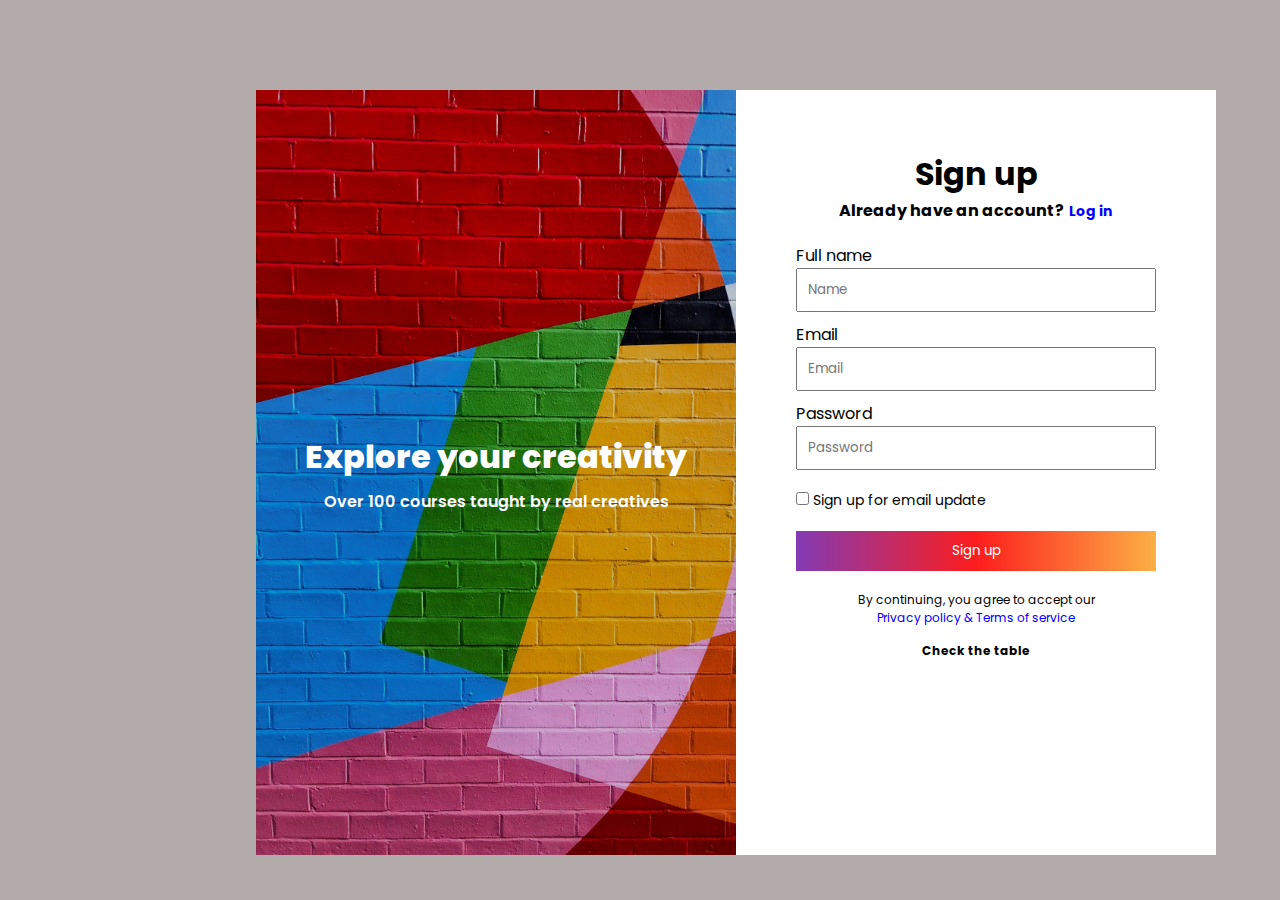
<file: index.html>
<!DOCTYPE html>
<html lang="en">
<head>
  <meta charset="UTF-8">
  <meta name="viewport" content="width=device-width, initial-scale=1.0">
  <link rel="preconnect" href="https://fonts.googleapis.com">
  <link rel="preconnect" href="https://fonts.gstatic.com" crossorigin>
  <link href="https://fonts.googleapis.com/css2?family=Outfit:wght@400;700&family=Poppins:ital,wght@0,100;0,200;0,300;0,400;0,500;0,600;0,700;0,900;1,700&family=Sacramento&display=swap" rel="stylesheet">
  <title>signup</title>
  <link rel="stylesheet" href="css/style.css">
</head>
  <body>
    <div class="main-container">
      <div class="container">
        <div class="form-container">
          <div class="left">
            <div class="bg"></div>
            <div class="heading">
            <h2>Explore your creativity</h2>
            <p>Over 100 courses taught by real creatives</p>
            </div>
          </div>
          <div class="right">
            <div class="heading-2">
              <h2>Sign up</h2>
              <p>Already have an account?<a href="index.html">Log in</a></p>
            </div>
            <form action="#" method="get">
              <div class="form-group">
                <label for="name">Full name</label><br>
                <input type="text" name="name" class="email" placeholder="Name">
                </div>
                <div class="form-group">
                <label for="email">Email</label><br>
                <input type="email" name="email" class="email" placeholder="Email">
                </div>
                <div class="form-group">
                <label for="">Password</label><br>
                <input type="password" name="password" class="password" placeholder="Password">
                </div>
                <div class="checkbox">
                <input type="checkbox" name="checkbox" class="checkbox">
                <label for="checkbox">Sign up for email update</label>
                </div>
                <div class="form-group">
                  <button class="btn">Sign up</button>
                </div>
                <div class="form-group">
                  <p>By continuing, you agree to accept our </p>
                  <a href="index.html">Privacy policy & Terms of service</a>
                </div>
              </form>
                <div class="table">
                  <a href="table.html" target="_blank">Check the table</a>
                </div>
            </div>
        </div>
      </div>
    </div>
    
  </body>
</html>
</file>
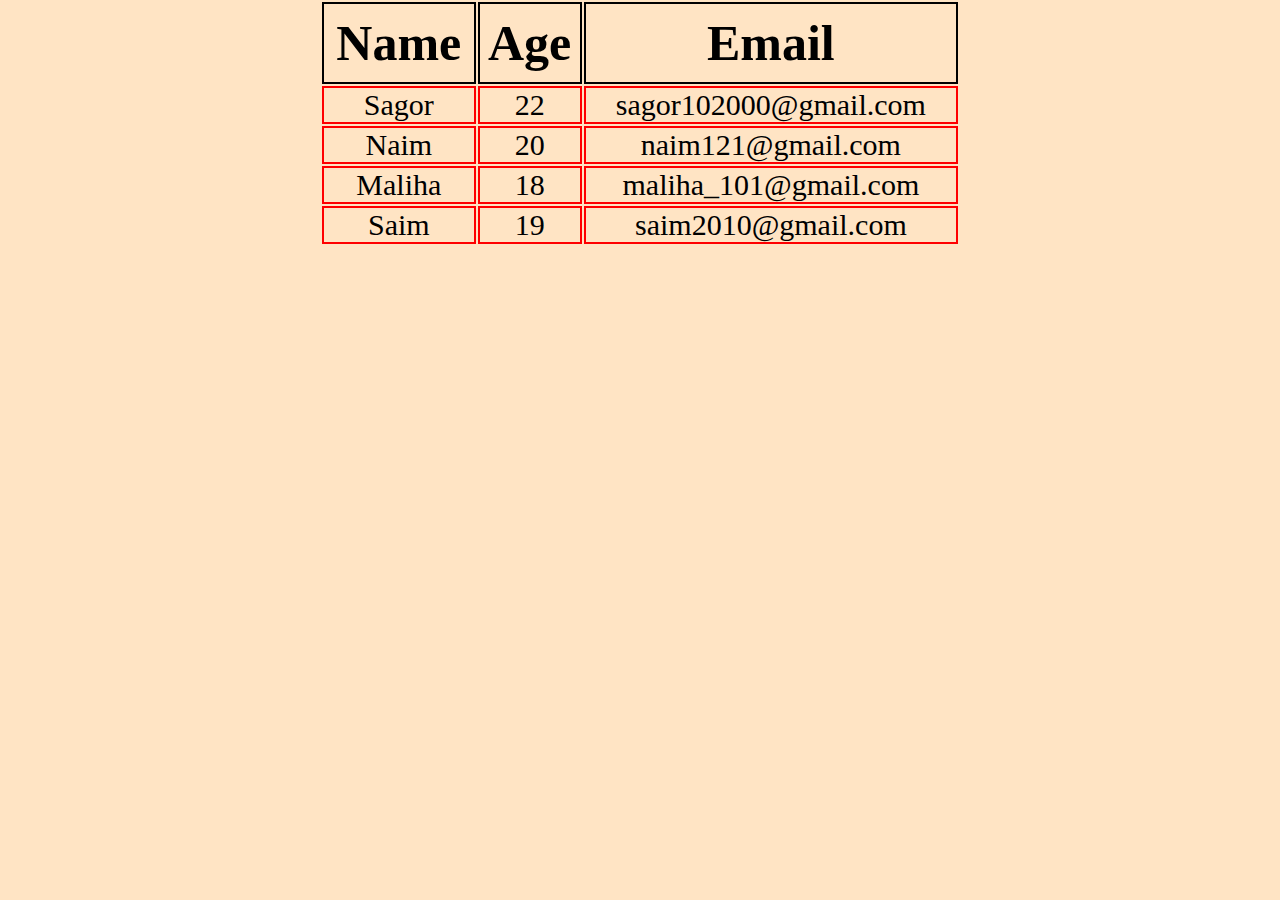
<file: table.html>
<!DOCTYPE html>
<html lang="en">
<head>
  <meta charset="UTF-8">
  <meta name="viewport" content="width=device-width, initial-scale=1.0">
  <title>Table</title>
  <link rel="stylesheet" href="css/table.css">
</head>
<body>
  <table>
    <tr>
      <th>Name</th>
      <th>Age</th>
      <th>Email</th>
    </tr>
    <tr>
      <td>Sagor</td>
      <td>22</td>
      <td>sagor102000@gmail.com</td>
    </tr>
    <tr>
      <td>Naim</td>
      <td>20</td>
      <td>naim121@gmail.com</td>
    </tr>
    <tr>
      <td>Maliha</td>
      <td>18</td>
      <td>maliha_101@gmail.com</td>
    </tr>
    <tr>
      <td>Saim</td>
      <td>19</td>
      <td>saim2010@gmail.com</td>
    </tr>
  </table>
</body>
</html>
</file>
<file: css/style.css>
*{
    margin: 0px;
    padding: 0px;
    box-sizing: border-box;
    font-family: poppins;
}



.main-container{
    width: 100%;
    height: 100vh;
    background-color: rgb(179, 170, 170);
    
}

.container{
    width: 960px;
    height: 85vh;
    background-color: white;
    position: relative;
    top: 10%;
    left: 20%;
 
}

.form-container{
    display: flex;
   
   
}

/*** left-side ***/

.left{
    width: 50%;
    background-image: url(../images/banner.jpg);
    height: 85vh;
    background-repeat: no-repeat;
    background-size: cover;
    color: rgb(255, 255, 255);
    position: relative;
    z-index: 9;
}
/* z-index */
.bg{
    position: absolute;
    left: 0;
    top: 0;
    width: 100%;
    height: 100%;
    background-color: black;
    opacity: 0.2;
    z-index: -1;


}




.heading{
    text-align: center;
    position: relative; 
    top: 45%;
    line-height: 45px;

}

.heading h2{
    font-size: 32px;
    font-weight: 800;
}



.heading p{
    font-size:16px ;
    font-weight: 600;
}

/*** right-side ***/

.right{
    width: 50%;
    height: 85vh;
   padding: 60px;
}


.right h2 ,p {
    text-align: center;

}

.heading-2 h2{
    font-weight: bold;
    font-size: 32px;
}

.heading-2 a{
  text-decoration: none;
  margin-left: 5px;
  font-size: 14px;
  color: blue;
}

.heading-2 a:hover{
  color: red;
  transition: 0.3s; 
}

.heading-2 p{
    font-size: 16px;
}

.heading-2{
    margin-bottom: 20px;
}

.heading-2 p{
    font-weight: bold;
}

/*** Form part ***/

.form-group{
     margin-bottom: 10px;
     font-size: 16px;
}

.form-group input{
  padding: 10px;
  width: 100%;  
}

.checkbox{
  font-size: 14px;
  padding: 10px 0px;


}

.btn{
    width: 100%;
    padding: 10px 0;
    background: rgb(131,58,180);
    background: linear-gradient(90deg, rgba(131,58,180,1) 0%, rgba(253,29,29,1) 50%, rgba(252,176,69,1) 100%);
    color: white;
    cursor: pointer;
    opacity: 1;
    transition: opacity 0.5s ease 0s;
    border: none;
    margin: 10px 0px;
}

.btn:hover{

    opacity: 0.6;

}

.form-group p{
    display: block;
    text-align: center;
    font-size: 12px;
}

.form-group a{
  text-decoration: none;
  font-size: 12px;
  display:block;
  text-align: center;
  color: blue;

}

.table{
  text-align: center;

}

.table a{

  font-size: 12px;
  color: black;
  font-weight: bolder;
  text-decoration: none;
}

.table a:hover{
  color: red;
  transition: 0.3s;
}
</file>
<file: css/table.css>
*{
  padding: 0px;
  margin: 0px;
  box-sizing: border-box;
}
/* start */


body{
  background-color: bisque;
}

table{
  margin: 0 auto;
  width: 50%;
}

table tr th{
  font-size: 50px;
  padding: 10px 0;
  border: 2px solid black; 
}

table tr td{
  font-size: 30px;
  border: 2px solid red;
  text-align: center;
}
</file>
